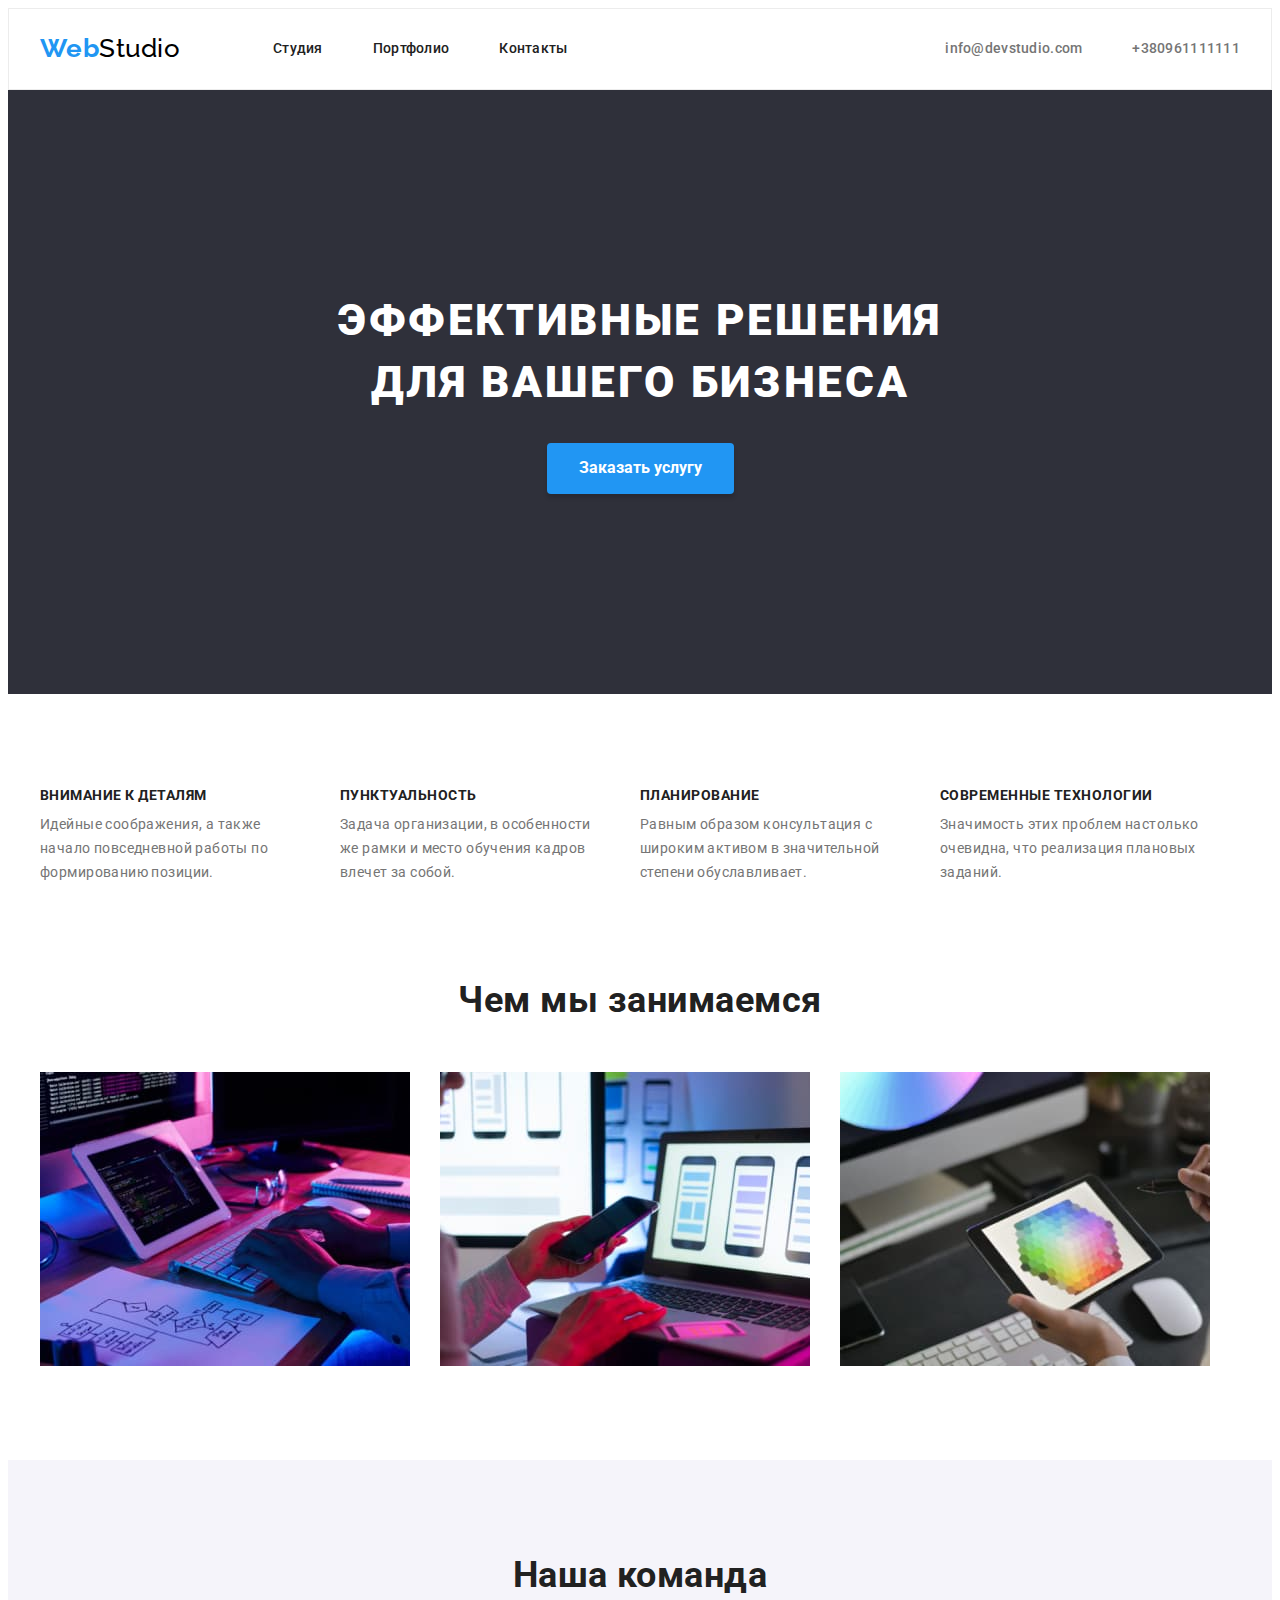
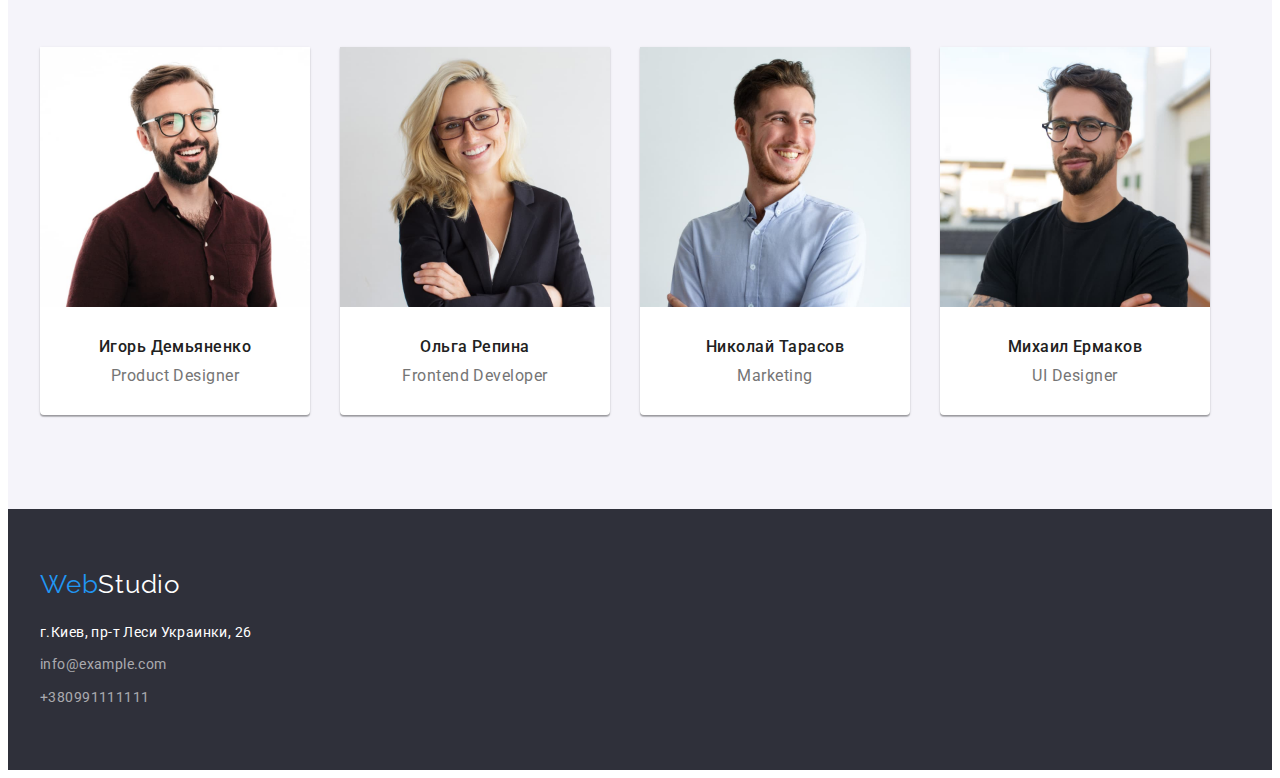
<file: index.html>
<!DOCTYPE html>
<html lang="en">
<head>
    <meta charset="UTF-8">
    <meta http-equiv="X-UA-Compatible" content="IE=edge">
    <meta name="viewport" content="width=device-width, initial-scale=1.0">
    <title>WebStudio</title>
    <link rel="stylesheet" href="https://cdnjs.cloudflare.com/ajax/libs/modern-normalize/1.1.0/modern-normalize.min.css" integrity="sha512-wpPYUAdjBVSE4KJnH1VR1HeZfpl1ub8YT/NKx4PuQ5NmX2tKuGu6U/JRp5y+Y8XG2tV+wKQpNHVUX03MfMFn9Q==" crossorigin="anonymous" referrerpolicy="no-referrer" />
    <link href="https://fonts.googleapis.com/css2?family=Raleway:wght@700&family=Roboto:wght@400;500;700;900&display=swap" rel="stylesheet">
    <link rel="stylesheet" href=./css/reset.css>
    <link rel="stylesheet" href=./css/styles.css>
</head>

<body>
    <header class="header">
        <div class="container header-container">
    <nav class="nav">
        <a href="/" class="header-logo"><span class="blue-logo-part">Web</span>Studio</a>
        <ul class="list nav-list">
            <li class="nav-item"><a  class="nav-link" href="#">Cтудия</a></li>
            <li class="nav-item"><a  class="nav-link" href="./portfolio.html">Портфолио</a></li>
            <li class="nav-item"><a  class="nav-link" href="#">Контакты</a></li>
        </ul>
    </nav>
          
        <ul class="list secondary-nav-list">
            <li class="nav-item">
            <a class="nav-link contacts-link" href="mailto:info@devstudio.com">info@devstudio.com</a></li>
            <li class="nav-item"><a class=" nav-link contacts-link" href="tel:+380961111111">+380961111111</a></li>
        
        </ul>
        </div>
    </header>


  <main> 
    <section class="section hero-section">
        <div class="hero-container">
        <h1 class="hero-title">Эффективные решения <br> для Вашего бизнеса</h1>
        <button type="button" class="hero-button"> Заказать услугу</button>
        </div>
    </section>

    <!-- Advantages section -->
    <section class="section advantages-section">
        <div class="container advanteges-container">
        <h2 class="visually-hidden">Наши приемущества</h2>
        <ul class="list advanteges-list">
        <li class="advanteges-item"> 
            <h3 class="advanteges-title">Внимание к деталям</h3>
            <p class="advantages-text">Идейные соображения, а также начало повседневной работы по формированию позиции.</p>
        </li>
        <li class="advanteges-item">
            <h3 class= "advanteges-title">Пунктуальность</h3>
            <p class="advantages-text">Задача организации, в особенности же рамки и место обучения кадров влечет за собой.</p>
        </li>
        <li class="advanteges-item">
            <h3 class= "advanteges-title">Планирование</h3>
            <p class="advantages-text">Равным образом консультация с широким активом в значительной степени обуславливает.</p>
        </li>
        <li class="advanteges-item">
            <h3 class= "advanteges-title">Современные технологии</h3>
            <p class="advantages-text">Значимость этих проблем настолько очевидна, что реализация плановых заданий.</p>
        </li>
        </ul>
        </div>
    </section>

    <section class="section examples-section">
        <div class="examples-container">
        <h2 class="examples-title">Чем мы занимаемся</h2>
        <ul class="list examples-list">
            <li class="examples-item">
                <a class="examples-link" href="#"><img src="./images/box1.jpg" alt="picture-one"></a>
            </li> 
            <li class="examples-item">
                <a class="examples-link" href="#"><img src="./images/box2.jpg" alt="picture-two"></a>
            </li> 
            <li class="examples-item">
                <a class="examples-link" href="#"><img src="./images/box3.jpg" alt="picture-three"></a>
            </li>             
        </ul>
        </div>
    </section>


   <section class="section team-section">
        <div class="team-container">
        <h2 class="team-title">Наша команда</h2> 
        <ul class="list team-title-list">
           <li class="team-item">
                <img src="./images/designer.jpg" alt="Product Designer" width="270" />
                <h3 class="team-member">Игорь Демьяненко</h3>
                <p class="team-position">Product Designer</p>
           </li>
           <li class="team-item">
                <img src="./images/frontdev.jpg" alt="Frontend Developer" width="270" />
                <h3 class="team-member">Ольга Репина</h3>
                <p class="team-position">Frontend Developer</p>
          
           </li>
           <li class="team-item">
                <img src="./images/marketing.jpg" alt="Marketing" width="270" />
                <h3 class="team-member">Николай Тарасов</h3>
                <p class="team-position">Marketing</p>
           </li>
           <li class="team-item">
                <img src="./images/uidesigner.jpg" alt="UI Designer" width="270" />
                <h3 class="team-member">Михаил Ермаков</h3>
                <p class="team-position">UI Designer</p>
           </li>
       </ul>
       </div>
   </section>
    </main>

    <footer class="footer">
    <div class="footer-container">
        <a href="/" class="footer-logo">Web<span class="footer-logo-part">Studio</span></a>
    <address class="footer-address">
        <ul class="list footer-list" >
            <li class="footer-item">
                <a href="https://goo.gl/maps/qgKf8Dcd8vnNMVyF7" class="footer-address-link" target="_blank"
                    rel="noopener noreferrer">г.Киев, пр-т Леси
                    Украинки, 26</a>
            </li>
            <li class="footer-item">
                <a href="mailto:info@example.com" class="footer-link">info@example.com</a>
            </li>
            <li class="footer-item">
                <a href="tel:+380991111111" class="footer-link">+380991111111</a>
            </li>
        </ul>
    </address>
    </div>
    </footer>
</body>
</html>
</file>
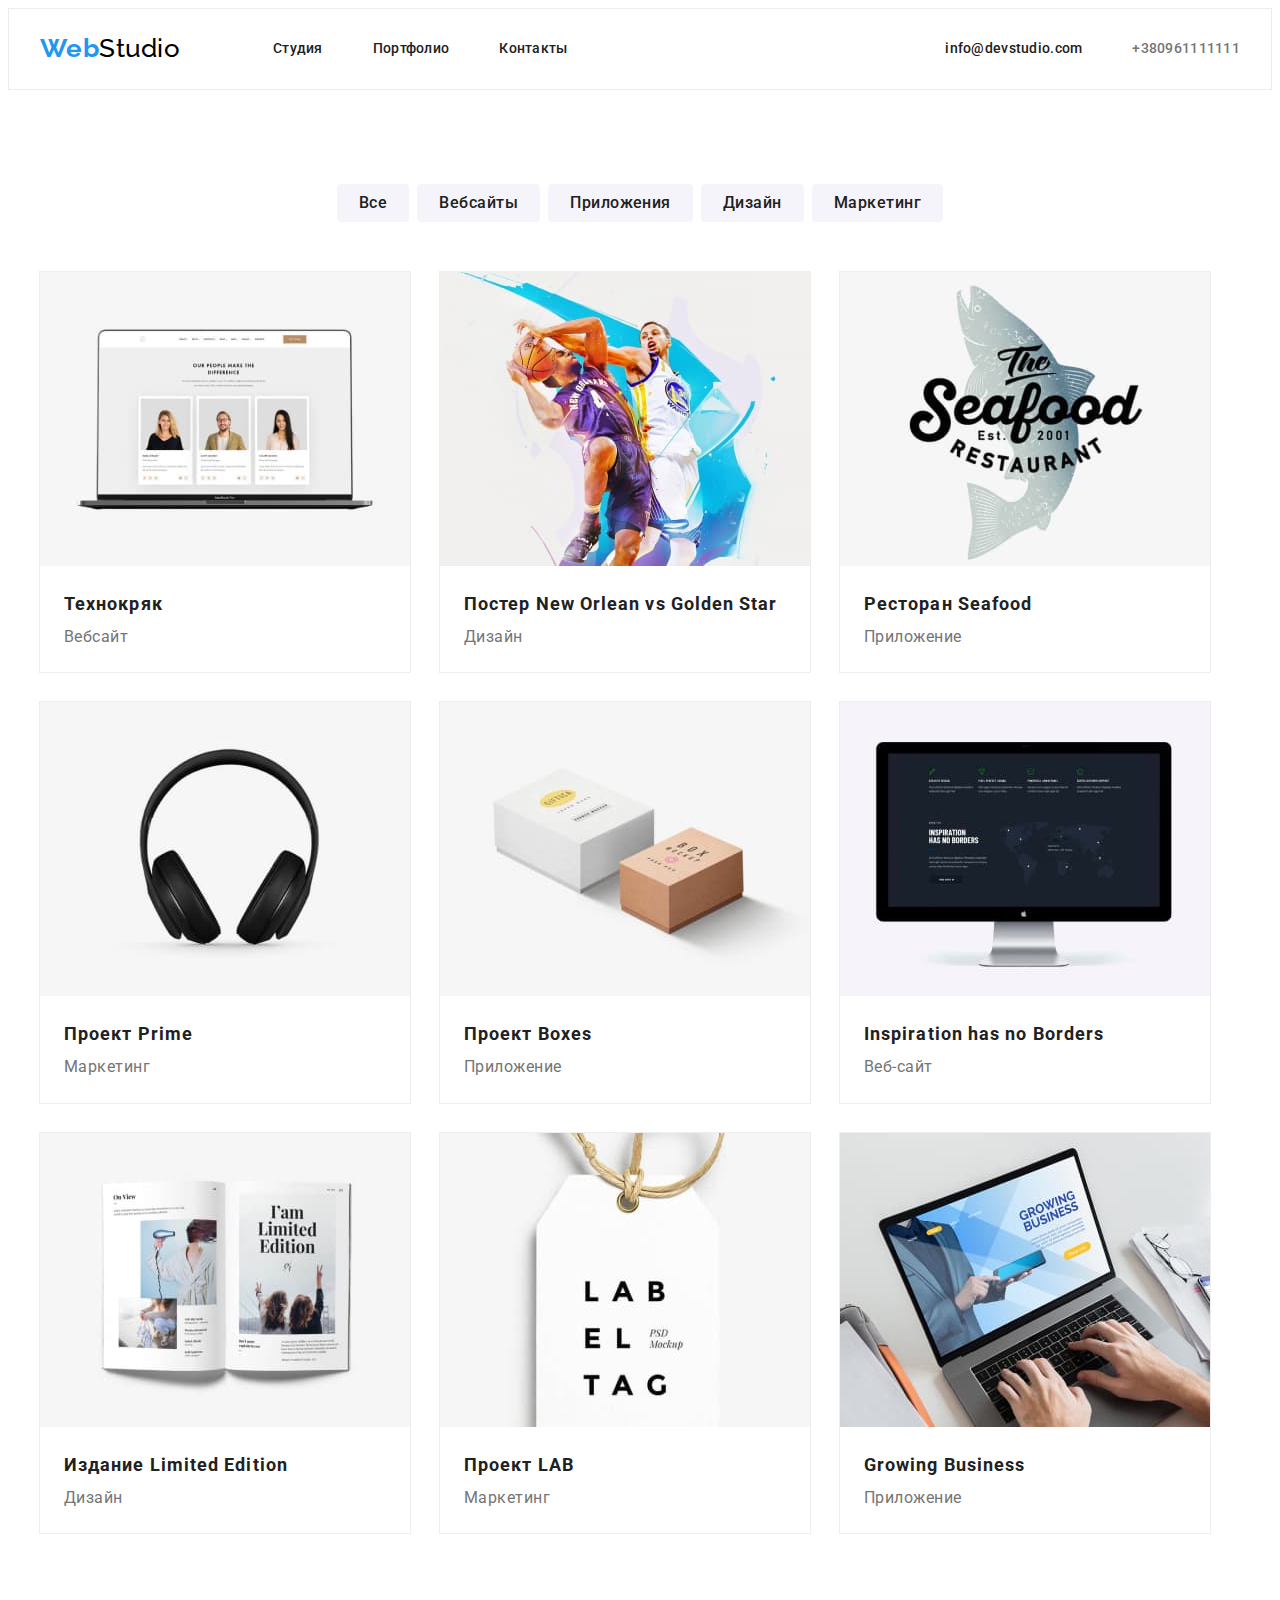
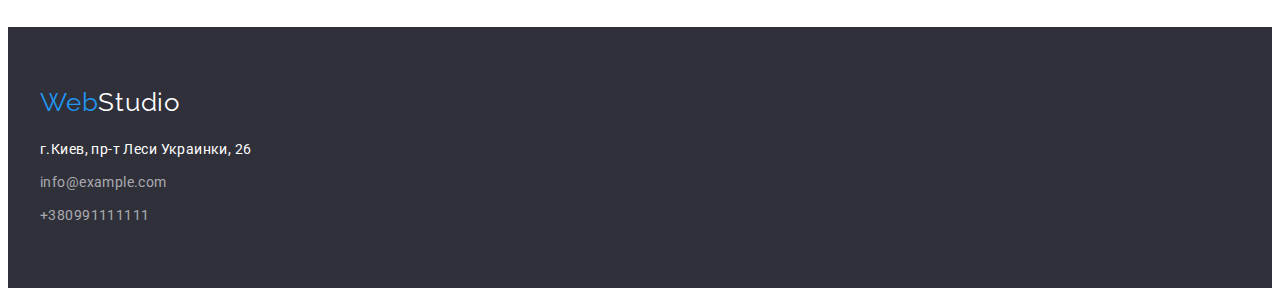
<file: portfolio.html>
<!DOCTYPE html>
<html lang="en">
<head>
    <meta charset="UTF-8">
    <meta http-equiv="X-UA-Compatible" content="IE=edge">
    <meta name="viewport" content="width=device-width, initial-scale=1.0">
    <title>Portfolio</title>
    <link rel="stylesheet" href="https://cdnjs.cloudflare.com/ajax/libs/modern-normalize/1.1.0/modern-normalize.min.css"
        integrity="sha512-wpPYUAdjBVSE4KJnH1VR1HeZfpl1ub8YT/NKx4PuQ5NmX2tKuGu6U/JRp5y+Y8XG2tV+wKQpNHVUX03MfMFn9Q=="
        crossorigin="anonymous" referrerpolicy="no-referrer" />
    <link href="https://fonts.googleapis.com/css2?family=Raleway:wght@700&family=Roboto:wght@400;500;700;900&display=swap"
        rel="stylesheet">
    <link rel="stylesheet" href=./css/reset.css>
    <link rel="stylesheet" href=./css/styles.css>

</head>
<body>
    <header class="header">
        <div class="container header-container">
            <nav class="nav">
                <a href="./index.html" class="header-logo"><span class="blue-logo-part">Web</span>Studio</a>
                <ul class="list nav-list">
                    <li class="nav-item"><a class="nav-link" href="./index.html">Cтудия</a></li>
                    <li class="nav-item"><a class="nav-link" href="./portfolio.html">Портфолио</a></li>
                    <li class="nav-item"><a class="nav-link" href="#">Контакты</a></li>
                </ul>
            </nav>
    
            <ul class="list secondary-nav-list">
                <li class="nav-item"><a class="nav-link email-link" href="mailto:info@devstudio.com">info@devstudio.com</a>
                </li>
                <li class="nav-item"><a class="nav-link contacts-link" href="tel:+380961111111">+380961111111</a></li>
    
            </ul>
        </div>
    </header>

    <main>
        
    <section class="section buttons-section">
        <h2 class="visually-hidden">Проекты</h2>
    <div class="container">
        <ul class="buttons-list">
            <li class="pre-btn-item"><button type="button" class="buttons-item">Все</button></li>
            <li class="pre-btn-item"><button type="button" class="buttons-item">Вебсайты</button></li>
            <li class="pre-btn-item"><button type="button" class="buttons-item">Приложения</button></li>
            <li class="pre-btn-item"><button type="button" class="buttons-item">Дизайн</button></li>
            <li class="pre-btn-item"><button type="button" class="buttons-item">Маркетинг</button></li>
        </ul>
     </div>
    </section>
    
    

    <section class="section works-section">
        <div class="container works-section-container">
      <ul class="list works-list">
        <li class="works-item">
            <a href="#"> <img src="./images/specialist.jpg" class="works-img"  alt="ноутбук с изображением сотрудников" width="370"></a>
            <h3 class="works-title">Технокряк</h3>
            <p class="works-desc">Вебсайт</p>
        </li>       
        <li class="works-item">
            <a href="#" ><img src="./images/poster.jpg" class="works-img" alt="баскетболисты" width="370" ></a>
            <h3  class="works-title">Постер New Orlean vs Golden Star</h3>
            <p class="works-desc">Дизайн</p>
        </li>
        <li class="works-item">
            <a href="#"><img src="./images/seafoodrest.jpg" class="works-img"  alt="лого ресторана с рыбой" width="370"></a>
            <h3  class="works-title">Ресторан Seafood</h3>
            <p class="works-desc">Приложение</p>
        </li>

        <li class="works-item">
            <a href="#"><img src="./images/headphones.jpg" class="works-img" alt="наушники" width="370"></a>
            <h3  class="works-title">Проект Prime</h3>
            <p class="works-desc">Маркетинг</p>
        </li>
        <li class="works-item">
            <a href="#"><img src="./images/project-boxes.jpg" class="works-img" alt="коробки" width="370"></a>
            <h3  class="works-title">Проект Boxes</h3>
            <p class="works-desc">Приложение</p>
        </li>
        <li class="works-item">
            <a href="#"><img src="./images/imac.jpg" class="works-img" alt="imac" width="370"></a>
            <h3  class="works-title">Inspiration has no Borders</h3>
            <p class="works-desc">Веб-сайт</p>
        </li>
        <li class="works-item">
            <a href="#"><img src="./images/book.jpg" class="works-img" alt="книга" width="370"></a>
            <h3  class="works-title">Издание Limited Edition</h3>
            <p class="works-desc">Дизайн</p>
        </li>
        <li class="works-item">
            <a href="#"><img src="./images/tag.jpg" class="works-img" alt="ярлык" width="370"></a>
            <h3  class="works-title">Проект LAB</h3>
            <p class="works-desc">Маркетинг</p>
        </li>
        <li class="works-item">
            <a href="#"><img src="./images/nootebook.jpg" class="works-img" alt="ноутбук" width="370"></a>
            <h3  class="works-title">Growing Business</h3>
            <p class="works-desc">Приложение</p>
        </li>
      </ul>
        </div>
    </section>
    
    </main>

    <footer class="footer">
    <div class="footer-container">
        <a href="/" class="footer-logo">Web<span class="footer-logo-part">Studio</span></a>
    <address class="footer-address">
        <ul class="list">
            <li class="footer-item">
                <a href="https://goo.gl/maps/qgKf8Dcd8vnNMVyF7" class="footer-address-link" target="_blank"
                    rel="noopener noreferrer">г.Киев, пр-т Леси
                    Украинки, 26</a>
            </li>
            <li class="footer-item">
                <a href="mailto:info@example.com" class="footer-link">info@example.com</a>
            </li>
            <li class="footer-item">
                <a href="tel:+380991111111" class="footer-link">+380991111111</a>
            </li>
        </ul>
    </address>
    </div>
    </footer>
</body>
</html>
</file>
